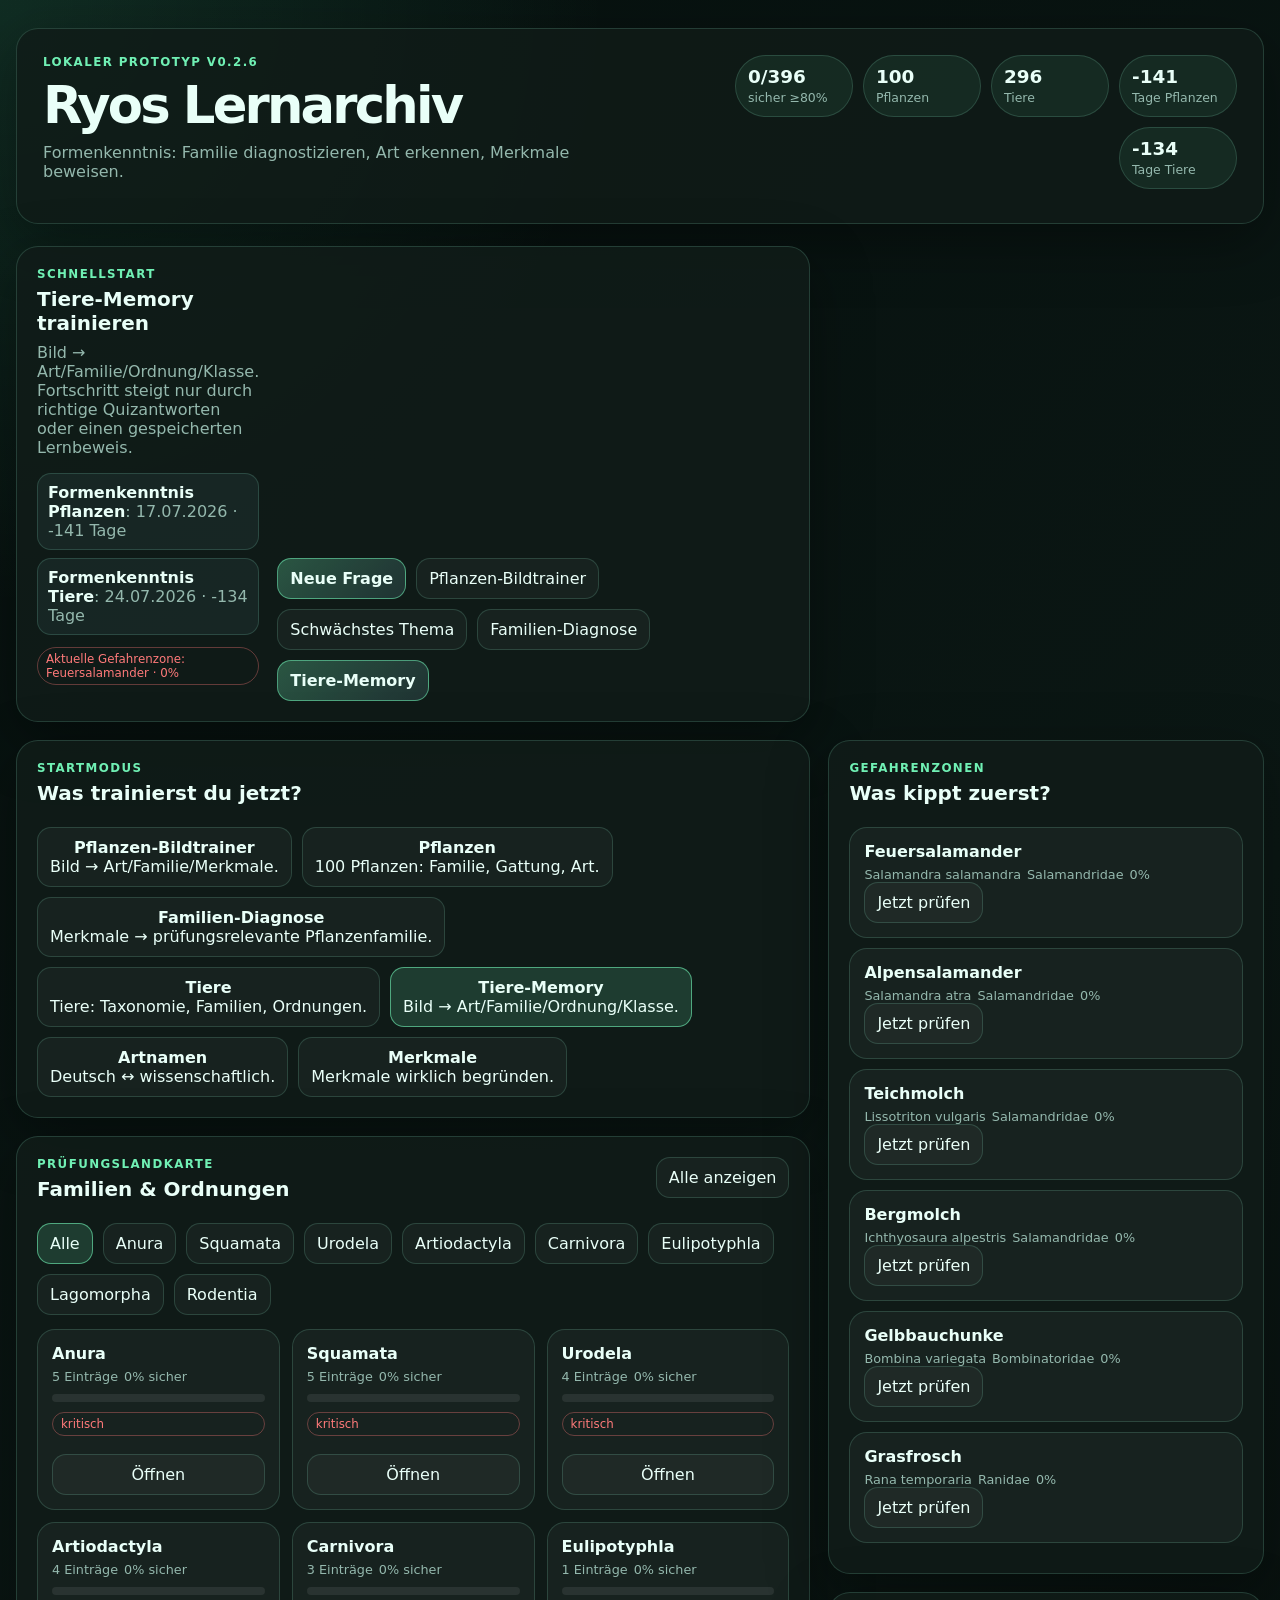
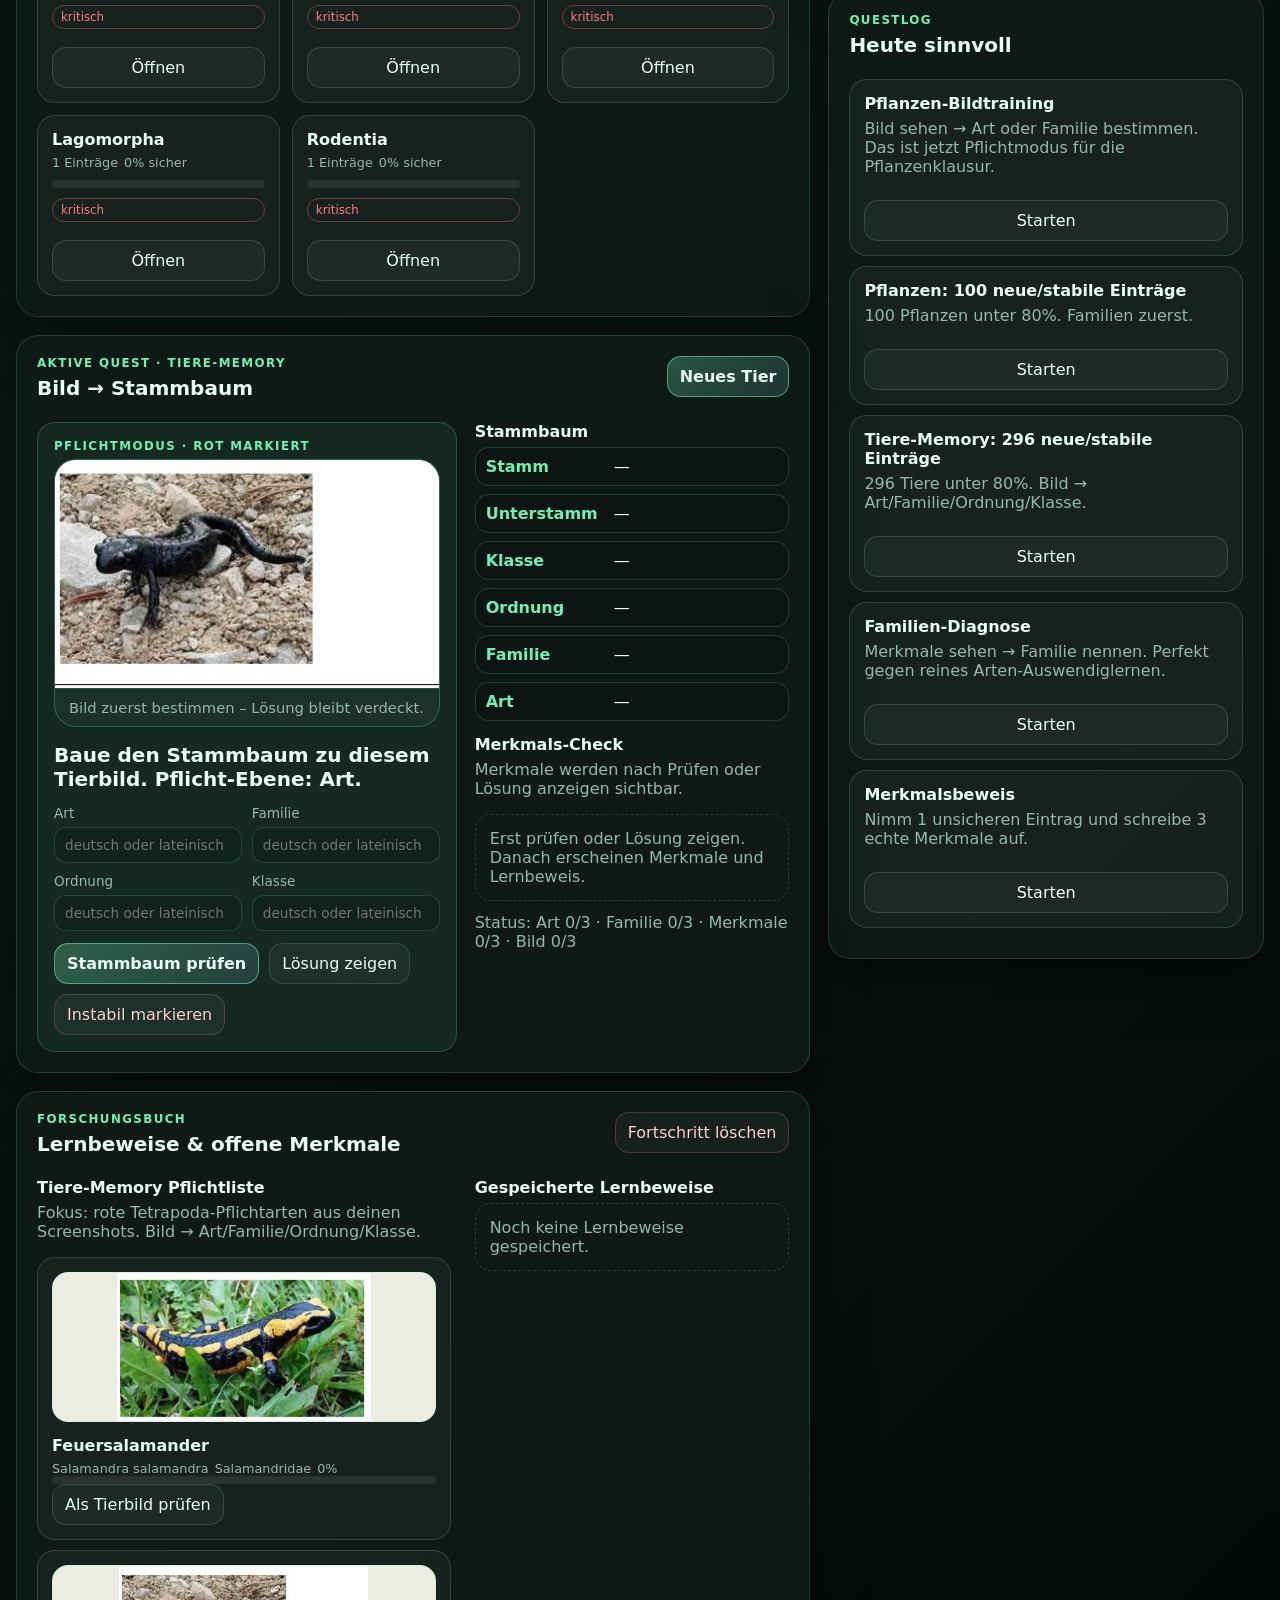
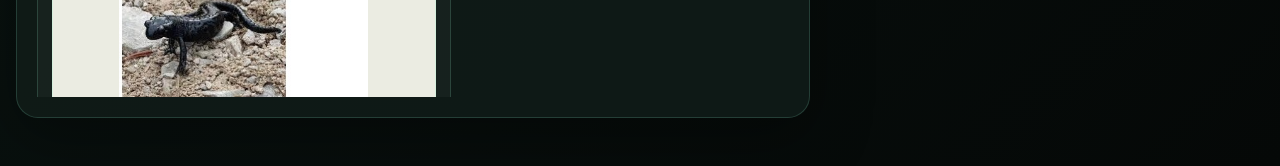
<file: index.html>
<!doctype html>
<html lang="de">
<head>
  <meta charset="utf-8" />
  <meta name="viewport" content="width=device-width, initial-scale=1" />
  <title>Ryos Lernarchiv v0.2.6</title>
  <link rel="stylesheet" href="style.css" />
  <script src="data.js" defer></script>
  <script src="tetrapodaData.js" defer></script>
  <script src="script.js" defer></script>
</head>
<body>
  <div class="app-shell">
    <header class="site-header">
      <div>
        <p class="eyebrow">Lokaler Prototyp v0.2.6</p>
        <h1>Ryos Lernarchiv</h1>
        <p class="subtitle">Formenkenntnis: Familie diagnostizieren, Art erkennen, Merkmale beweisen.</p>
      </div>
      <div class="header-stats" id="headerStats"></div>
    </header>

    <main class="dashboard" id="app">
      <section class="card quickstart-card" id="quickstartCard"></section>

      <section class="card startmode-card">
        <div class="section-title-row">
          <div>
            <p class="eyebrow">Startmodus</p>
            <h2>Was trainierst du jetzt?</h2>
          </div>
        </div>
        <div class="mode-bar" id="modeBar"></div>
      </section>

      <section class="card map-card">
        <div class="section-title-row">
          <div>
            <p class="eyebrow">Prüfungslandkarte</p>
            <h2>Familien & Ordnungen</h2>
          </div>
          <button class="ghost-button" type="button" data-action="reset-filter">Alle anzeigen</button>
        </div>
        <div class="map-filter" id="mapFilter"></div>
        <div class="map-grid" id="examMap"></div>
      </section>

      <aside class="side-column">
        <section class="card danger-card">
          <div class="section-title-row">
            <div>
              <p class="eyebrow">Gefahrenzonen</p>
              <h2>Was kippt zuerst?</h2>
            </div>
          </div>
          <div id="dangerZones"></div>
        </section>

        <section class="card questlog-card">
          <div class="section-title-row">
            <div>
              <p class="eyebrow">Questlog</p>
              <h2>Heute sinnvoll</h2>
            </div>
          </div>
          <div id="questLog"></div>
        </section>
      </aside>

      <section class="card active-quest-card" id="activeQuestPanel"></section>

      <section class="card research-card">
        <div class="section-title-row">
          <div>
            <p class="eyebrow">Forschungsbuch</p>
            <h2>Lernbeweise & offene Merkmale</h2>
          </div>
          <button class="ghost-button danger" type="button" data-action="reset-progress">Fortschritt löschen</button>
        </div>
        <div id="researchBook"></div>
      </section>
    </main>
  </div>
</body>
</html>
</file>
<file: style.css>
:root {
  --bg: #08110f;
  --panel: #101c18;
  --panel-2: #14231f;
  --line: rgba(151, 255, 214, 0.16);
  --text: #e9fff8;
  --muted: #94b8ad;
  --accent: #70f0b4;
  --accent-2: #9ce8ff;
  --danger: #ff7a7a;
  --warning: #ffd166;
  --ok: #7dffb2;
  --shadow: 0 18px 60px rgba(0, 0, 0, 0.35);
  --radius: 22px;
}

* { box-sizing: border-box; }

body {
  margin: 0;
  font-family: Inter, ui-sans-serif, system-ui, -apple-system, BlinkMacSystemFont, "Segoe UI", sans-serif;
  color: var(--text);
  background:
    radial-gradient(circle at top left, rgba(92, 255, 187, 0.12), transparent 38rem),
    linear-gradient(135deg, #06100e 0%, #0b1714 46%, #050807 100%);
  min-height: 100vh;
}

button, input, select, textarea { font: inherit; }
button { cursor: pointer; }

.app-shell { width: min(1440px, calc(100% - 32px)); margin: 0 auto; padding: 28px 0 48px; }

.site-header {
  display: flex;
  justify-content: space-between;
  gap: 24px;
  align-items: flex-start;
  margin-bottom: 22px;
  padding: 26px;
  border: 1px solid var(--line);
  border-radius: var(--radius);
  background: rgba(16, 28, 24, 0.82);
  box-shadow: var(--shadow);
}

h1, h2, h3, p { margin-top: 0; }
h1 { margin-bottom: 8px; font-size: clamp(2rem, 4vw, 3.4rem); letter-spacing: -0.055em; }
h2 { margin-bottom: 8px; font-size: 1.25rem; }
h3 { margin-bottom: 6px; font-size: 1rem; }
.subtitle, .muted { color: var(--muted); }
.eyebrow { margin-bottom: 6px; color: var(--accent); text-transform: uppercase; letter-spacing: 0.12em; font-size: 0.74rem; font-weight: 800; }

.dashboard { display: grid; grid-template-columns: minmax(0, 1.55fr) minmax(320px, 0.85fr); gap: 18px; }
.card { border: 1px solid var(--line); border-radius: var(--radius); background: rgba(16, 28, 24, 0.88); box-shadow: var(--shadow); padding: 20px; }
.quickstart-card, .startmode-card, .map-card, .active-quest-card, .research-card { grid-column: 1; }
.side-column { grid-column: 2; grid-row: 2 / span 3; display: grid; gap: 18px; align-content: start; }
.section-title-row { display: flex; justify-content: space-between; align-items: flex-start; gap: 14px; margin-bottom: 14px; }

.header-stats { display: flex; gap: 10px; flex-wrap: wrap; justify-content: flex-end; }
.stat-pill, .small-pill { border: 1px solid var(--line); background: rgba(112, 240, 180, 0.08); border-radius: 999px; padding: 10px 12px; min-width: 118px; }
.stat-pill strong { display: block; font-size: 1.15rem; }
.stat-pill span, .small-pill { color: var(--muted); font-size: 0.78rem; }

.quick-grid { display: grid; grid-template-columns: 1fr auto; gap: 18px; align-items: end; }
.exam-row { display: flex; gap: 8px; flex-wrap: wrap; margin-top: 12px; }
.exam-chip { border: 1px solid var(--line); border-radius: 14px; padding: 9px 10px; background: rgba(156,232,255,.06); color: var(--muted); }
.exam-chip strong { color: var(--text); }

.mode-bar, .map-filter { display: flex; flex-wrap: wrap; gap: 10px; }
.mode-button, .filter-button, .ghost-button, .primary-button, .answer-button {
  border: 1px solid var(--line);
  color: var(--text);
  background: rgba(255,255,255,0.035);
  border-radius: 14px;
  padding: 10px 12px;
}
.mode-button.active, .filter-button.active { border-color: rgba(112,240,180,.6); background: rgba(112,240,180,.16); }
.primary-button { border-color: rgba(112,240,180,.55); background: linear-gradient(135deg, rgba(112,240,180,.28), rgba(156,232,255,.12)); font-weight: 800; }
.ghost-button.danger { color: #ffd0d0; border-color: rgba(255,122,122,.25); }

.map-grid { display: grid; grid-template-columns: repeat(auto-fill, minmax(230px, 1fr)); gap: 12px; margin-top: 14px; }
.node-card, .danger-zone, .quest-item, .proof-card, .item-card {
  border: 1px solid var(--line);
  background: rgba(255,255,255,0.035);
  border-radius: 18px;
  padding: 14px;
}
.node-card { display: grid; gap: 10px; }
.node-card.active { border-color: rgba(112,240,180,.65); background: rgba(112,240,180,.09); }
.progress-bar { height: 8px; border-radius: 999px; background: rgba(255,255,255,.08); overflow: hidden; }
.progress-fill { height: 100%; width: 0; background: linear-gradient(90deg, var(--accent), var(--accent-2)); }
.meta-line { display: flex; flex-wrap: wrap; gap: 6px; color: var(--muted); font-size: 0.8rem; }
.status-chip { display: inline-flex; border-radius: 999px; padding: 4px 8px; font-size: .74rem; border: 1px solid var(--line); color: var(--muted); }
.status-ok { color: var(--ok); border-color: rgba(125,255,178,.35); }
.status-warning { color: var(--warning); border-color: rgba(255,209,102,.35); }
.status-danger { color: var(--danger); border-color: rgba(255,122,122,.35); }

.danger-zone, .quest-item { margin-bottom: 10px; }
.quest-item button, .node-card button { margin-top: 8px; width: 100%; }

.active-layout { display: grid; grid-template-columns: minmax(0, 1fr) minmax(280px, .75fr); gap: 18px; }
.quiz-box { border: 1px solid rgba(112,240,180,.2); border-radius: 18px; padding: 16px; background: rgba(112,240,180,.07); }
.quiz-question { font-size: 1.25rem; font-weight: 850; margin: 10px 0; }
.answer-grid { display: grid; gap: 8px; margin-top: 12px; }
.answer-button { text-align: left; }
.answer-button.correct { border-color: rgba(125,255,178,.8); background: rgba(125,255,178,.14); }
.answer-button.wrong { border-color: rgba(255,122,122,.8); background: rgba(255,122,122,.12); }
.checkline { display: flex; gap: 8px; align-items: center; margin: 8px 0; color: var(--muted); }
textarea { width: 100%; min-height: 110px; resize: vertical; border-radius: 16px; border: 1px solid var(--line); background: rgba(0,0,0,.2); color: var(--text); padding: 12px; }
select, input { border-radius: 12px; border: 1px solid var(--line); background: rgba(0,0,0,.18); color: var(--text); padding: 9px 10px; }
.controls { display: flex; flex-wrap: wrap; gap: 10px; align-items: center; margin-top: 12px; }

.item-list { display: grid; grid-template-columns: repeat(auto-fill, minmax(240px, 1fr)); gap: 10px; max-height: 440px; overflow: auto; padding-right: 6px; }
.proof-list { display: grid; gap: 10px; }
.empty-state { color: var(--muted); border: 1px dashed var(--line); border-radius: 16px; padding: 14px; }

@media (max-width: 980px) {
  .site-header, .quick-grid, .active-layout { grid-template-columns: 1fr; display: grid; }
  .dashboard { grid-template-columns: 1fr; }
  .quickstart-card, .startmode-card, .map-card, .active-quest-card, .research-card, .side-column { grid-column: 1; grid-row: auto; }
  .header-stats { justify-content: flex-start; }
}


.family-drill-list { display: flex; flex-wrap: wrap; gap: 8px; margin-bottom: 8px; max-height: 190px; overflow: auto; padding-right: 6px; }
.family-chip { border: 1px solid var(--line); border-radius: 999px; background: rgba(112,240,180,.06); color: var(--text); padding: 8px 10px; display: inline-flex; gap: 8px; align-items: center; }
.family-chip span { color: var(--muted); font-size: .76rem; }
.contrast-list { display: grid; gap: 8px; margin: 8px 0 12px; }
.contrast-card { border: 1px solid var(--line); border-radius: 14px; padding: 9px 10px; background: rgba(0,0,0,.16); color: var(--muted); }
.contrast-card summary { color: var(--text); cursor: pointer; font-weight: 800; }
.contrast-card p { margin: 8px 0 0; }

/* v0.2.5 Pflanzen-Bildtrainer */
.plant-image-quiz {
  margin: 0 0 16px;
  border: 1px solid rgba(100, 255, 190, 0.26);
  border-radius: 22px;
  overflow: hidden;
  background: rgba(255, 255, 255, 0.035);
}

.plant-image-quiz img {
  display: block;
  width: 100%;
  max-height: 480px;
  object-fit: contain;
  background: rgba(245, 245, 235, 0.96);
}

.plant-image-quiz figcaption {
  padding: 10px 14px;
  font-size: 0.92rem;
  color: var(--muted);
  border-top: 1px solid rgba(100, 255, 190, 0.16);
}

.item-thumb {
  width: 100%;
  height: 150px;
  object-fit: contain;
  background: rgba(245, 245, 235, 0.96);
  border: 1px solid rgba(100, 255, 190, 0.16);
  border-radius: 16px;
  margin-bottom: 10px;
}


/* v0.2.6 Tiere-Memory */
.animal-memory-box .quiz-question { margin-top: 12px; }
.animal-image-quiz img { background: rgba(245, 245, 235, 0.96); }
.animal-answer-grid {
  display: grid;
  grid-template-columns: repeat(2, minmax(0, 1fr));
  gap: 10px;
  margin-top: 14px;
}
.animal-answer-grid label {
  display: grid;
  gap: 6px;
  color: var(--muted);
  font-size: .85rem;
}
.animal-answer-grid input {
  width: 100%;
  color: var(--text);
}
.animal-tree-list {
  display: grid;
  gap: 8px;
}
.animal-tree-row {
  display: grid;
  grid-template-columns: 118px minmax(0, 1fr);
  gap: 10px;
  border: 1px solid var(--line);
  border-radius: 14px;
  background: rgba(0,0,0,.16);
  padding: 9px 10px;
}
.animal-tree-row strong { color: var(--accent); }
.animal-tree-row span { color: var(--text); }

@media (max-width: 720px) {
  .animal-answer-grid { grid-template-columns: 1fr; }
  .animal-tree-row { grid-template-columns: 1fr; }
}
</file>
